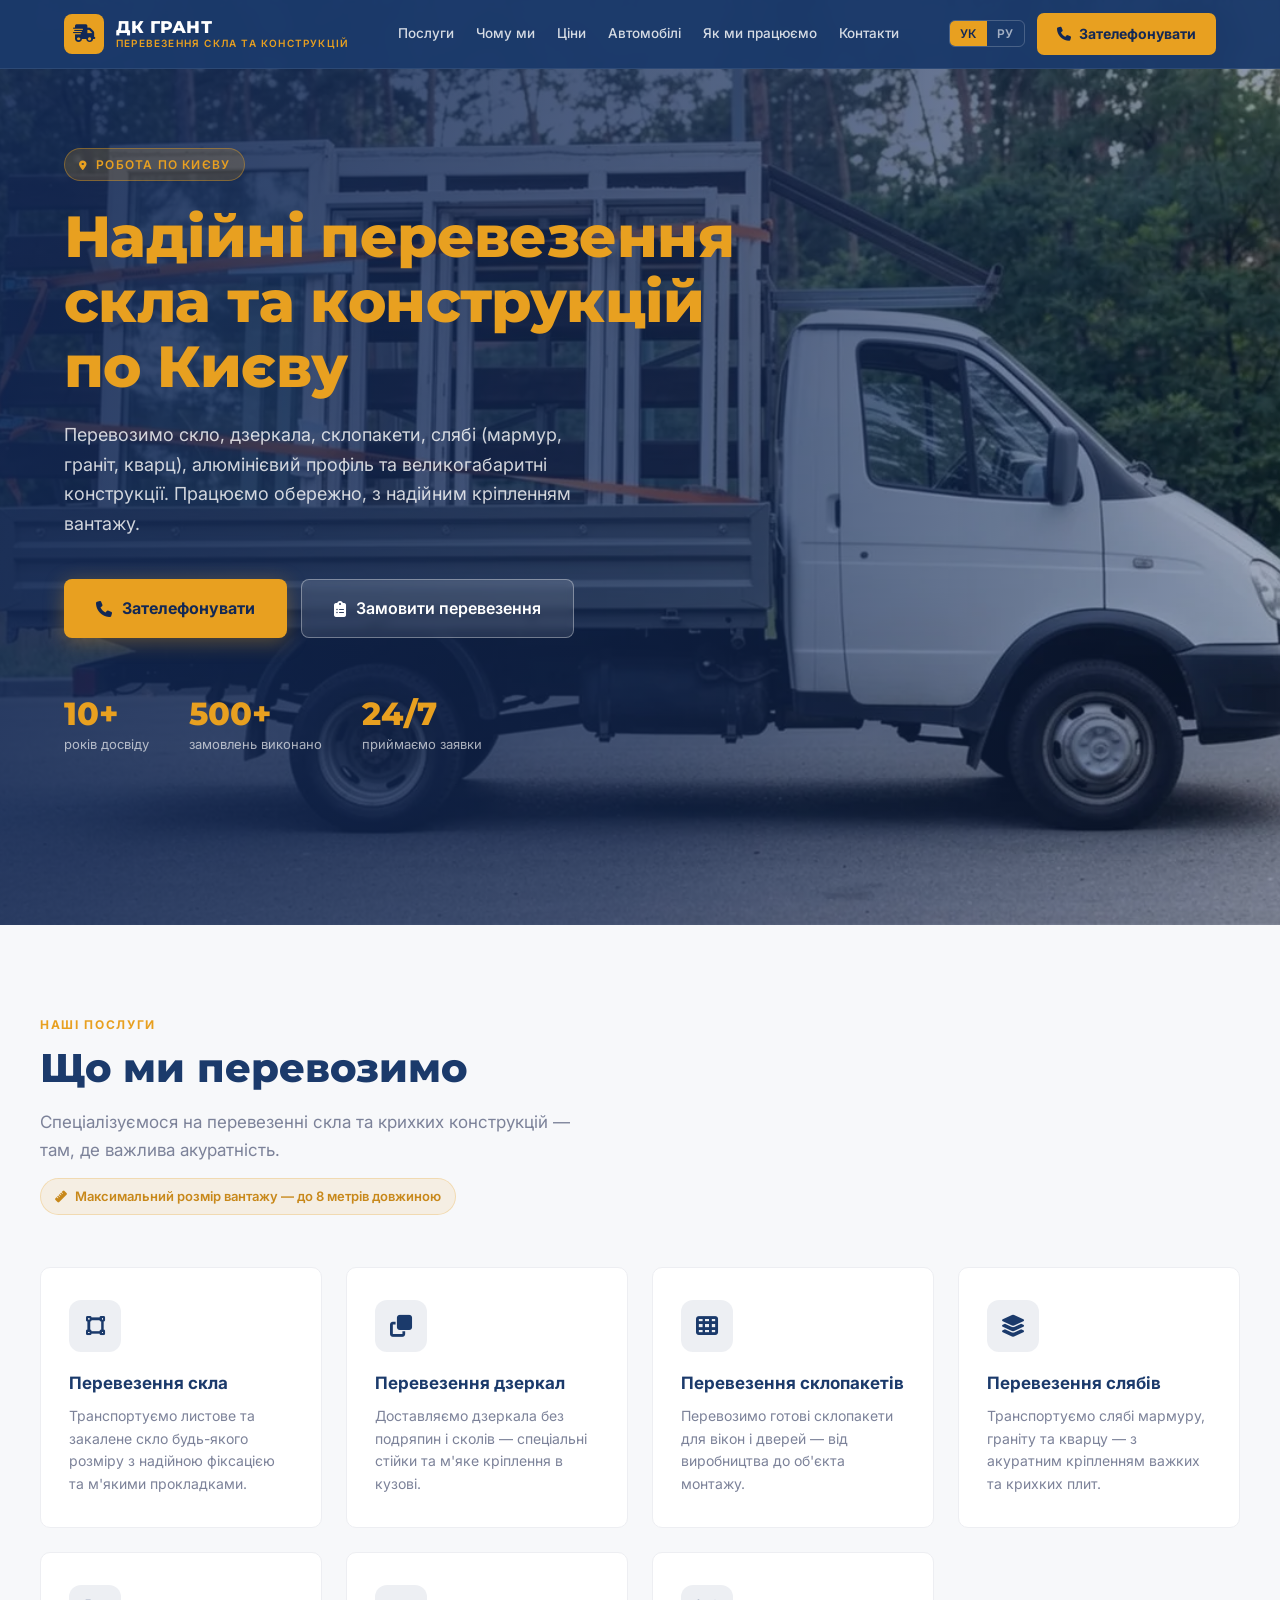
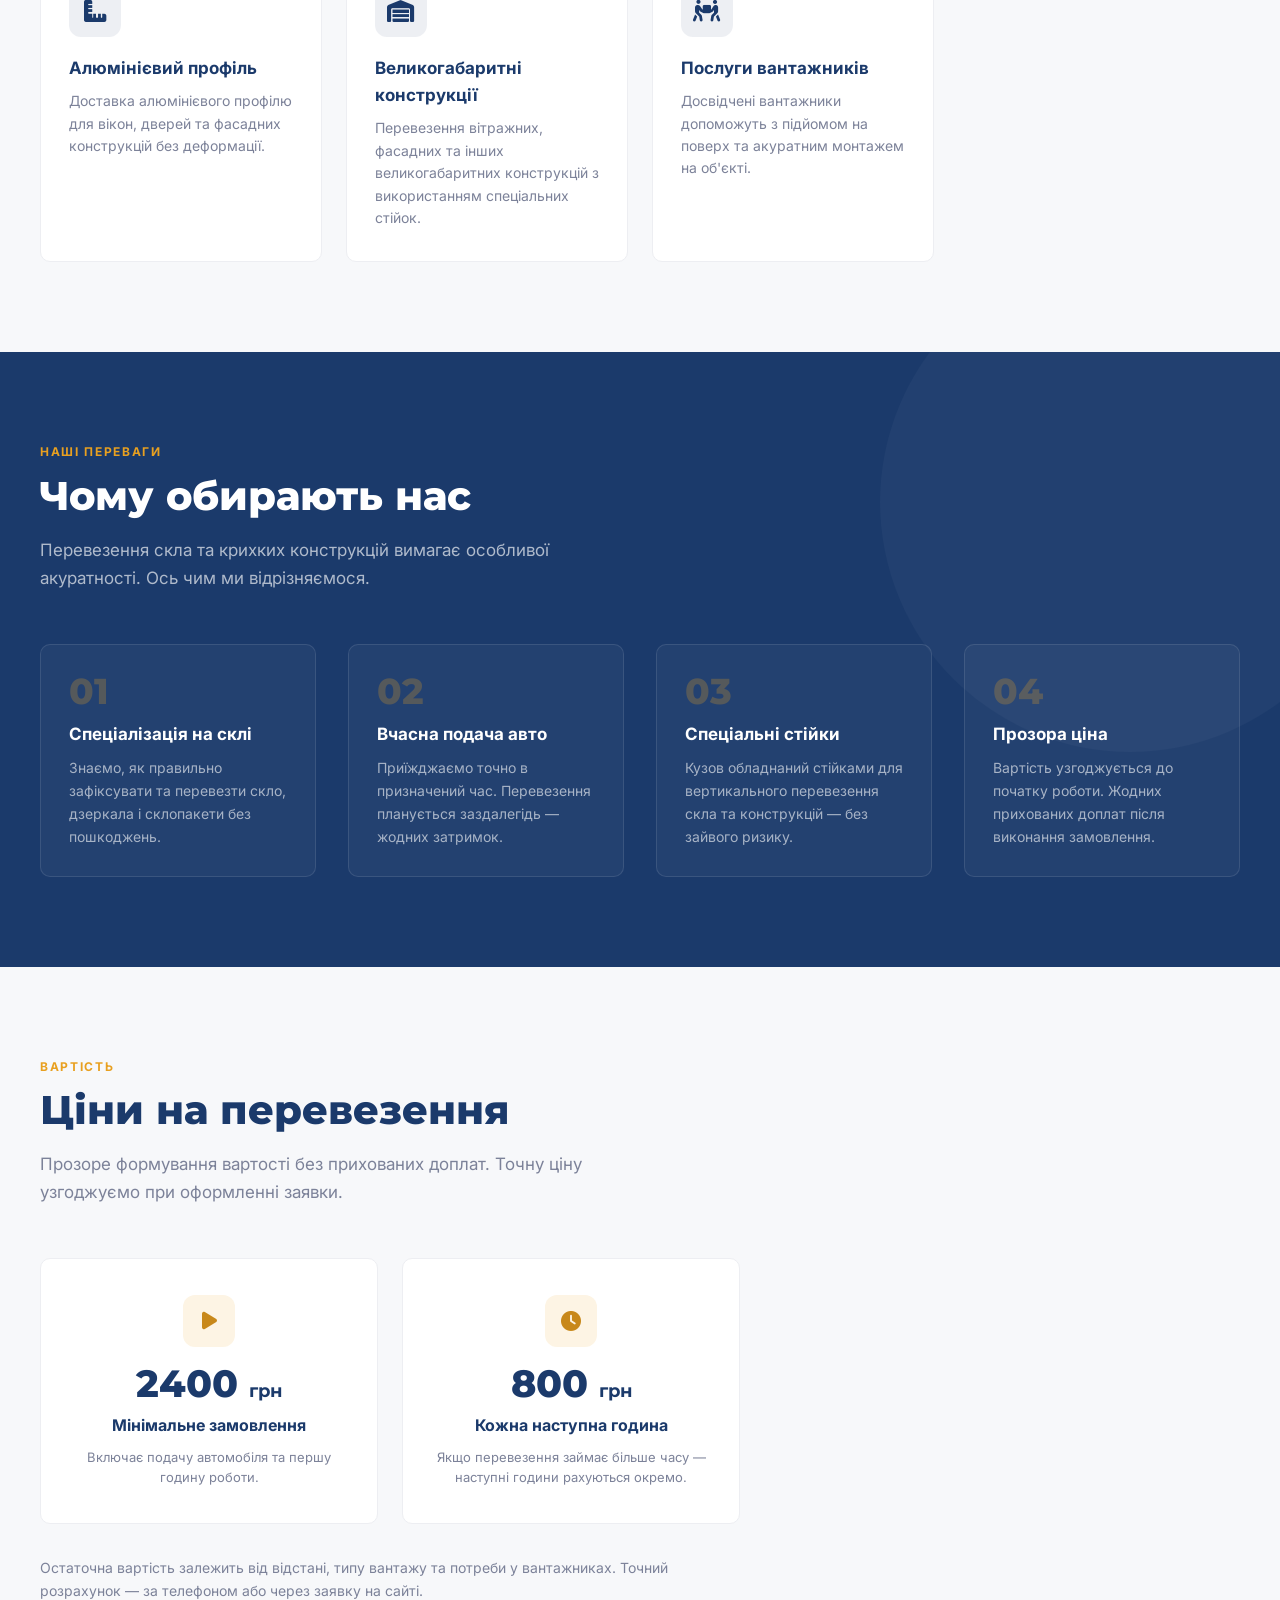
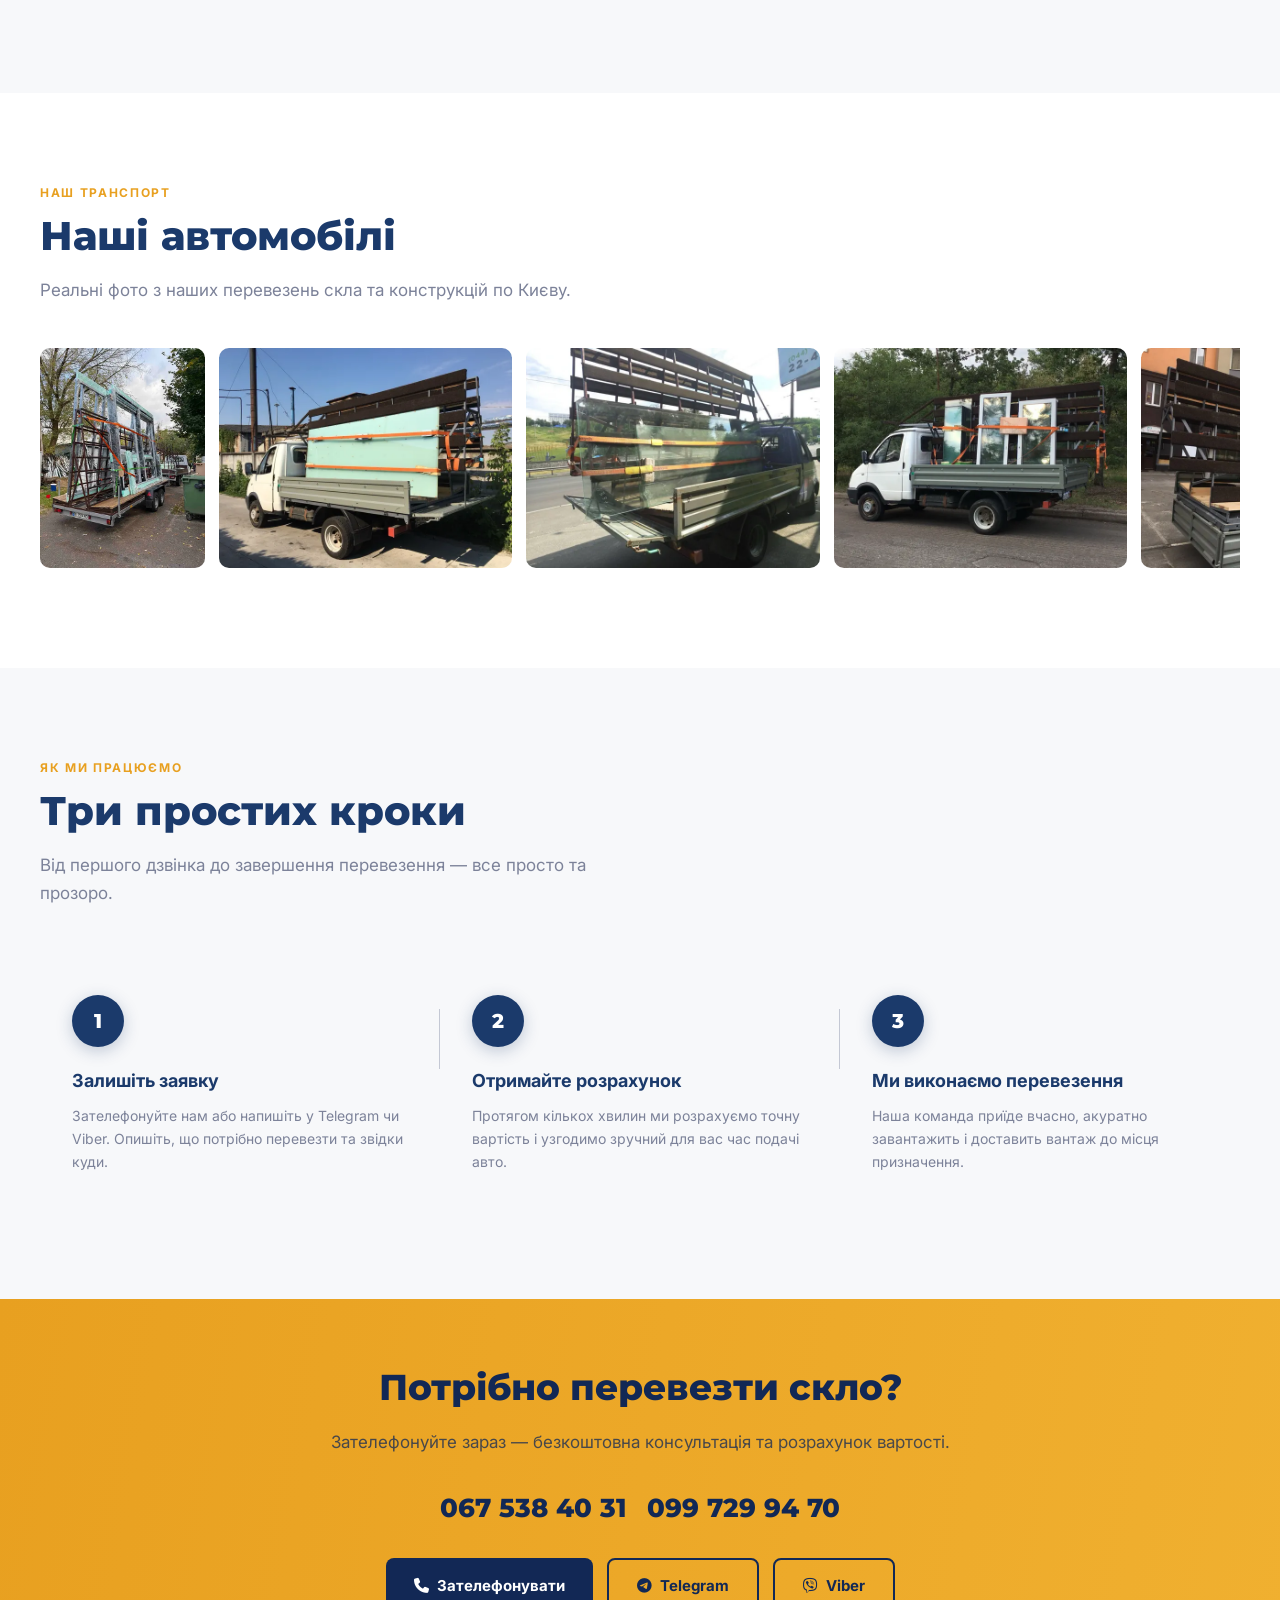
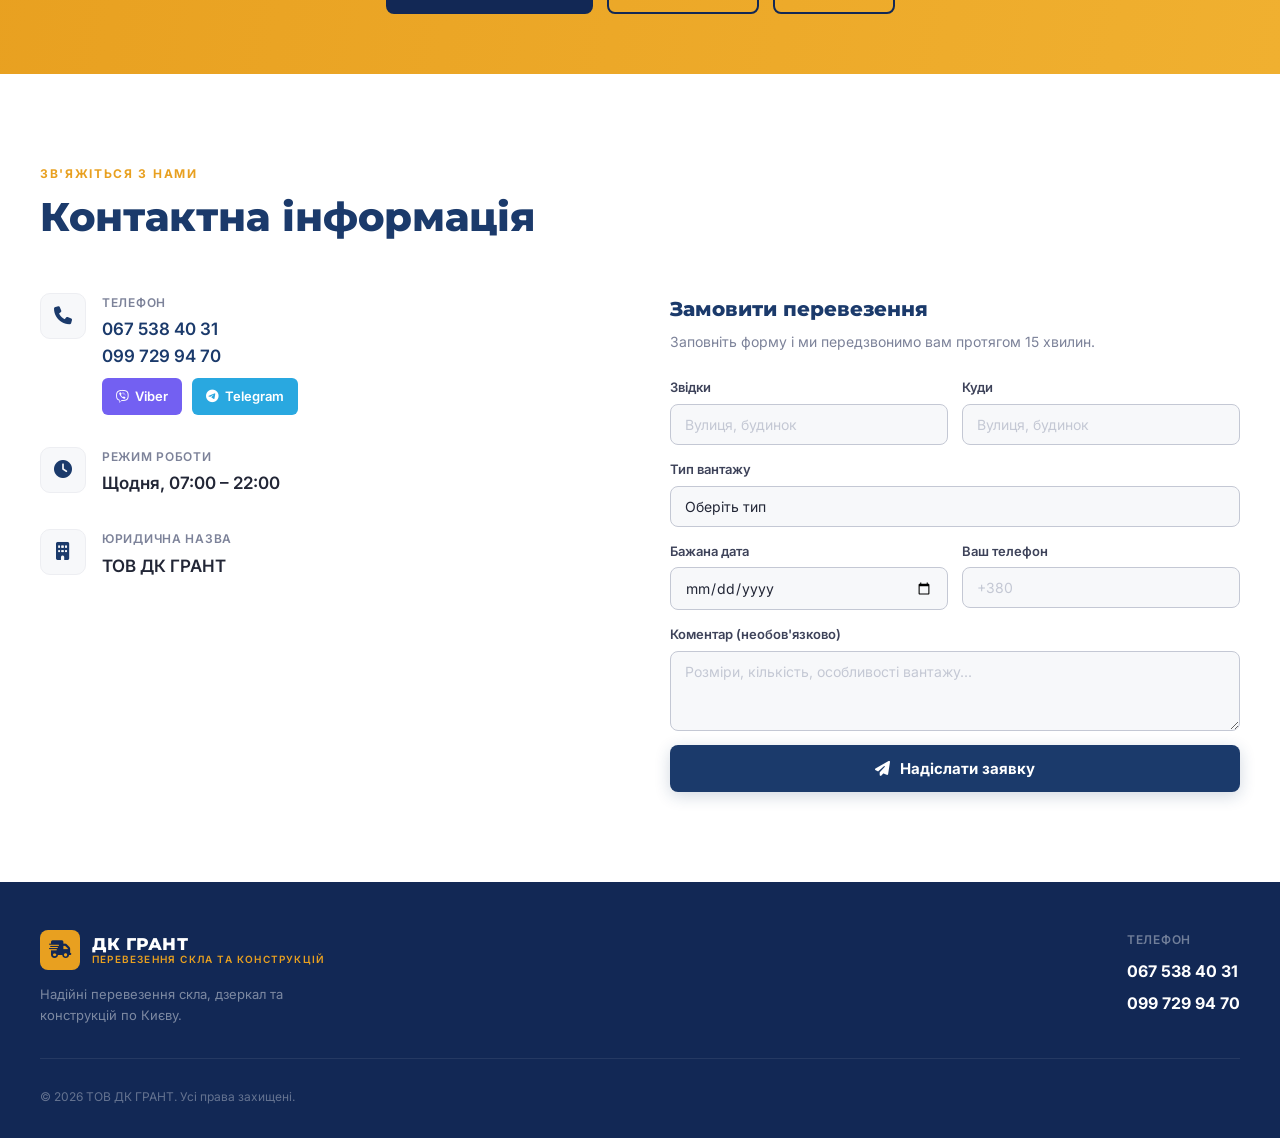
<file: index.html>
<!DOCTYPE html>
<html lang="uk">
<head>
  <meta charset="UTF-8">
  <meta name="viewport" content="width=device-width, initial-scale=1.0, maximum-scale=1.0, user-scalable=no">

  <!-- SEO -->
  <title id="page-title">ДК ГРАНТ — Перевезення скла та склоконструкцій по Києву</title>
  <meta id="meta-desc" name="description"
        content="Перевезення скла, дзеркал, склопакетів, алюмінієвого профілю та великогабаритних конструкцій у Києві. Послуги вантажників. Телефон: 067 538 40 31">
  <meta name="robots" content="index, follow">
  <meta property="og:title"       content="ДК ГРАНТ — Перевезення скла та склоконструкцій">
  <meta property="og:description" content="Перевезення скла, дзеркал, склопакетів по Києву. Телефон: 067 538 40 31">
  <meta property="og:type"        content="website">

  <!-- Favicons -->
  <link rel="icon" href="favicon.ico" sizes="any">
  <link rel="icon" type="image/png" sizes="32x32" href="img/favicon-32x32.png">
  <link rel="apple-touch-icon" sizes="180x180" href="img/apple-touch-icon.png">
  <link rel="icon" type="image/png" sizes="192x192" href="img/icon-192.png">
  <meta name="theme-color" content="#1B3A6B">

  <!-- Fonts -->
  <link rel="preconnect" href="https://fonts.googleapis.com">
  <link rel="preconnect" href="https://fonts.gstatic.com" crossorigin>
  <link href="https://fonts.googleapis.com/css2?family=Inter:wght@400;500;600;700&family=Montserrat:wght@700;800&display=swap" rel="stylesheet">

  <!-- Icons -->
  <link rel="stylesheet"
        href="https://cdnjs.cloudflare.com/ajax/libs/font-awesome/6.5.0/css/all.min.css">

  <!-- Styles -->
  <link rel="stylesheet" href="css/style.css">
</head>
<body>

<!-- ═══════════════════════════════════════ HEADER ══════════ -->
<header id="site-header">
  <div class="header-inner">

    <a href="#" class="logo">
      <div class="logo-icon"><i class="fa-solid fa-truck-fast"></i></div>
      <div class="logo-text">
        <div class="logo-name">ДК ГРАНТ</div>
        <div class="logo-sub"
             data-uk="Перевезення скла та конструкцій"
             data-ru="Перевозка стекла и конструкций">Перевезення скла та конструкцій</div>
      </div>
    </a>

    <nav>
      <a href="#services" data-uk="Послуги"        data-ru="Услуги">Послуги</a>
      <a href="#why"      data-uk="Чому ми"        data-ru="Почему мы">Чому ми</a>
      <a href="#pricing"  data-uk="Ціни"           data-ru="Цены">Ціни</a>
      <a href="#fleet"    data-uk="Автомобілі"     data-ru="Автомобили">Автомобілі</a>
      <a href="#how"      data-uk="Як ми працюємо" data-ru="Как мы работаем">Як ми працюємо</a>
      <a href="#contacts" data-uk="Контакти"       data-ru="Контакты">Контакти</a>
    </nav>

    <div class="header-right">
      <div class="lang-switcher">
        <button class="lang-btn active" onclick="setLang('uk')">УК</button>
        <button class="lang-btn"        onclick="setLang('ru')">РУ</button>
      </div>
      <a href="tel:+380675384031" class="btn-call-header">
        <i class="fa-solid fa-phone"></i>
        <span data-uk="Зателефонувати" data-ru="Позвонить">Зателефонувати</span>
      </a>
      <button class="burger" id="burger" aria-label="Меню">
        <span></span><span></span><span></span>
      </button>
    </div>

  </div>
</header>

<div class="mobile-nav" id="mobile-nav">
  <a href="#services" data-uk="Послуги"        data-ru="Услуги">Послуги</a>
  <a href="#why"      data-uk="Чому ми"        data-ru="Почему мы">Чому ми</a>
  <a href="#pricing"  data-uk="Ціни"           data-ru="Цены">Ціни</a>
  <a href="#fleet"    data-uk="Автомобілі"     data-ru="Автомобили">Автомобілі</a>
  <a href="#how"      data-uk="Як ми працюємо" data-ru="Как мы работаем">Як ми працюємо</a>
  <a href="#contacts" data-uk="Контакти"       data-ru="Контакты">Контакти</a>
</div>

<main>

<!-- ═══════════════════════════════════════ HERO ════════════ -->
<section class="hero" aria-label="Головний екран">
  <div class="hero-bg" role="img"
       aria-label="Вантажний автомобіль ДК ГРАНТ перевозить скло та віконні конструкції"></div>
  <div class="hero-overlay"></div>

  <div class="hero-inner">
    <div class="hero-badge fade-up">
      <i class="fa-solid fa-location-dot"></i>
      <span data-uk="Робота по Києву" data-ru="Работа по Киеву">Робота по Києву</span>
    </div>

    <h1 class="hero-title fade-up">
      <span data-uk="Надійні перевезення "
            data-ru="Надёжные перевозки ">Надійні перевезення </span><span
            data-uk="скла та конструкцій по Києву"
            data-ru="стекла и конструкций по Киеву">скла та конструкцій по Києву</span>
    </h1>

    <p class="hero-desc fade-up"
       data-uk="Перевозимо скло, дзеркала, склопакети, слябі (мармур, граніт, кварц), алюмінієвий профіль та великогабаритні конструкції. Працюємо обережно, з надійним кріпленням вантажу."
       data-ru="Перевозим стекло, зеркала, стеклопакеты, слябы (мрамор, гранит, кварц), алюминиевый профиль и крупногабаритные конструкции. Работаем аккуратно, с надёжным креплением груза.">
      Перевозимо скло, дзеркала, склопакети, слябі (мармур, граніт, кварц), алюмінієвий профіль та великогабаритні конструкції. Працюємо обережно, з надійним кріпленням вантажу.
    </p>

    <div class="hero-actions fade-up">
      <a href="tel:+380675384031" class="btn-primary">
        <i class="fa-solid fa-phone"></i>
        <span data-uk="Зателефонувати" data-ru="Позвонить">Зателефонувати</span>
      </a>
      <a href="#contacts" class="btn-secondary">
        <i class="fa-solid fa-clipboard-list"></i>
        <span data-uk="Замовити перевезення" data-ru="Заказать перевозку">Замовити перевезення</span>
      </a>
    </div>

    <div class="hero-stats fade-up">
      <div class="stat">
        <div class="stat-num"
             data-counter="10"
             data-suffix="+">10+</div>
        <div class="stat-label"
             data-uk="років досвіду"
             data-ru="лет опыта">років досвіду</div>
      </div>
      <div class="stat">
        <div class="stat-num"
             data-counter="500"
             data-suffix="+">500+</div>
        <div class="stat-label"
             data-uk="замовлень виконано"
             data-ru="заказов выполнено">замовлень виконано</div>
      </div>
      <div class="stat">
        <div class="stat-num">24/7</div>
        <div class="stat-label"
             data-uk="приймаємо заявки"
             data-ru="принимаем заявки">приймаємо заявки</div>
      </div>
    </div>
  </div>
</section>

<!-- ═══════════════════════════════════════ SERVICES ════════ -->
<section id="services" aria-labelledby="services-title">
  <div class="container">
    <div class="fade-up">
      <div class="section-label"
           data-uk="Наші послуги" data-ru="Наши услуги">Наші послуги</div>
      <h2 class="section-title" id="services-title"
          data-uk="Що ми перевозимо" data-ru="Что мы перевозим">Що ми перевозимо</h2>
      <p class="section-sub"
         data-uk="Спеціалізуємося на перевезенні скла та крихких конструкцій — там, де важлива акуратність."
         data-ru="Специализируемся на перевозке стекла и хрупких конструкций — там, где важна аккуратность.">
        Спеціалізуємося на перевезенні скла та крихких конструкцій — там, де важлива акуратність.
      </p>
      <div class="size-note">
        <i class="fa-solid fa-ruler"></i>
        <span data-uk="Максимальний розмір вантажу — до 8 метрів довжиною"
              data-ru="Максимальный размер груза — до 8 метров длиной">Максимальний розмір вантажу — до 8 метрів довжиною</span>
      </div>
    </div>

    <div class="services-grid">

      <div class="service-card fade-up">
        <div class="service-icon"><i class="fa-solid fa-vector-square"></i></div>
        <div class="service-title"
             data-uk="Перевезення скла" data-ru="Перевозка стекла">Перевезення скла</div>
        <div class="service-desc"
             data-uk="Транспортуємо листове та закалене скло будь-якого розміру з надійною фіксацією та м'якими прокладками."
             data-ru="Транспортируем листовое и закалённое стекло любого размера с надёжной фиксацией и мягкими прокладками.">
          Транспортуємо листове та закалене скло будь-якого розміру з надійною фіксацією та м'якими прокладками.
        </div>
      </div>

      <div class="service-card fade-up">
        <div class="service-icon"><i class="fa-solid fa-clone"></i></div>
        <div class="service-title"
             data-uk="Перевезення дзеркал" data-ru="Перевозка зеркал">Перевезення дзеркал</div>
        <div class="service-desc"
             data-uk="Доставляємо дзеркала без подряпин і сколів — спеціальні стійки та м'яке кріплення в кузові."
             data-ru="Доставляем зеркала без царапин и сколов — специальные стойки и мягкое крепление в кузове.">
          Доставляємо дзеркала без подряпин і сколів — спеціальні стійки та м'яке кріплення в кузові.
        </div>
      </div>

      <div class="service-card fade-up">
        <div class="service-icon"><i class="fa-solid fa-table-cells"></i></div>
        <div class="service-title"
             data-uk="Перевезення склопакетів" data-ru="Перевозка стеклопакетов">Перевезення склопакетів</div>
        <div class="service-desc"
             data-uk="Перевозимо готові склопакети для вікон і дверей — від виробництва до об'єкта монтажу."
             data-ru="Перевозим готовые стеклопакеты для окон и дверей — от производства до объекта монтажа.">
          Перевозимо готові склопакети для вікон і дверей — від виробництва до об'єкта монтажу.
        </div>
      </div>

      <div class="service-card fade-up">
        <div class="service-icon"><i class="fa-solid fa-layer-group"></i></div>
        <div class="service-title"
             data-uk="Перевезення слябів" data-ru="Перевозка слябов">Перевезення слябів</div>
        <div class="service-desc"
             data-uk="Транспортуємо слябі мармуру, граніту та кварцу — з акуратним кріпленням важких та крихких плит."
             data-ru="Транспортируем слябы мрамора, гранита и кварца — с аккуратным креплением тяжёлых и хрупких плит.">
          Транспортуємо слябі мармуру, граніту та кварцу — з акуратним кріпленням важких та крихких плит.
        </div>
      </div>

      <div class="service-card fade-up">
        <div class="service-icon"><i class="fa-solid fa-ruler-combined"></i></div>
        <div class="service-title"
             data-uk="Алюмінієвий профіль" data-ru="Алюминиевый профиль">Алюмінієвий профіль</div>
        <div class="service-desc"
             data-uk="Доставка алюмінієвого профілю для вікон, дверей та фасадних конструкцій без деформації."
             data-ru="Доставка алюминиевого профиля для окон, дверей и фасадных конструкций без деформации.">
          Доставка алюмінієвого профілю для вікон, дверей та фасадних конструкцій без деформації.
        </div>
      </div>

      <div class="service-card fade-up">
        <div class="service-icon"><i class="fa-solid fa-warehouse"></i></div>
        <div class="service-title"
             data-uk="Великогабаритні конструкції" data-ru="Крупногабаритные конструкции">Великогабаритні конструкції</div>
        <div class="service-desc"
             data-uk="Перевезення вітражних, фасадних та інших великогабаритних конструкцій з використанням спеціальних стійок."
             data-ru="Перевозка витражных, фасадных и других крупногабаритных конструкций с использованием специальных стоек.">
          Перевезення вітражних, фасадних та інших великогабаритних конструкцій з використанням спеціальних стійок.
        </div>
      </div>

      <div class="service-card fade-up">
        <div class="service-icon"><i class="fa-solid fa-people-carry-box"></i></div>
        <div class="service-title"
             data-uk="Послуги вантажників" data-ru="Услуги грузчиков">Послуги вантажників</div>
        <div class="service-desc"
             data-uk="Досвідчені вантажники допоможуть з підйомом на поверх та акуратним монтажем на об'єкті."
             data-ru="Опытные грузчики помогут с подъёмом на этаж и аккуратным монтажом на объекте.">
          Досвідчені вантажники допоможуть з підйомом на поверх та акуратним монтажем на об'єкті.
        </div>
      </div>

    </div>
  </div>
</section>

<!-- ═══════════════════════════════════════ WHY US ══════════ -->
<section id="why" aria-labelledby="why-title">
  <div class="container">
    <div class="fade-up">
      <div class="section-label"
           data-uk="Наші переваги" data-ru="Наши преимущества">Наші переваги</div>
      <h2 class="section-title" id="why-title"
          data-uk="Чому обирають нас" data-ru="Почему выбирают нас">Чому обирають нас</h2>
      <p class="section-sub"
         data-uk="Перевезення скла та крихких конструкцій вимагає особливої акуратності. Ось чим ми відрізняємося."
         data-ru="Перевозка стекла и хрупких конструкций требует особой аккуратности. Вот чем мы отличаемся.">
        Перевезення скла та крихких конструкцій вимагає особливої акуратності. Ось чим ми відрізняємося.
      </p>
    </div>
    <div class="why-grid">

      <div class="why-card fade-up">
        <div class="why-num">01</div>
        <div class="why-title"
             data-uk="Спеціалізація на склі" data-ru="Специализация на стекле">Спеціалізація на склі</div>
        <div class="why-desc"
             data-uk="Знаємо, як правильно зафіксувати та перевезти скло, дзеркала і склопакети без пошкоджень."
             data-ru="Знаем, как правильно зафиксировать и перевезти стекло, зеркала и стеклопакеты без повреждений.">
          Знаємо, як правильно зафіксувати та перевезти скло, дзеркала і склопакети без пошкоджень.
        </div>
      </div>

      <div class="why-card fade-up">
        <div class="why-num">02</div>
        <div class="why-title"
             data-uk="Вчасна подача авто" data-ru="Своевременная подача авто">Вчасна подача авто</div>
        <div class="why-desc"
             data-uk="Приїжджаємо точно в призначений час. Перевезення планується заздалегідь — жодних затримок."
             data-ru="Приезжаем точно в назначенное время. Перевозка планируется заранее — никаких задержек.">
          Приїжджаємо точно в призначений час. Перевезення планується заздалегідь — жодних затримок.
        </div>
      </div>

      <div class="why-card fade-up">
        <div class="why-num">03</div>
        <div class="why-title"
             data-uk="Спеціальні стійки" data-ru="Специальные стойки">Спеціальні стійки</div>
        <div class="why-desc"
             data-uk="Кузов обладнаний стійками для вертикального перевезення скла та конструкцій — без зайвого ризику."
             data-ru="Кузов оборудован стойками для вертикальной перевозки стекла и конструкций — без лишнего риска.">
          Кузов обладнаний стійками для вертикального перевезення скла та конструкцій — без зайвого ризику.
        </div>
      </div>

      <div class="why-card fade-up">
        <div class="why-num">04</div>
        <div class="why-title"
             data-uk="Прозора ціна" data-ru="Прозрачная цена">Прозора ціна</div>
        <div class="why-desc"
             data-uk="Вартість узгоджується до початку роботи. Жодних прихованих доплат після виконання замовлення."
             data-ru="Стоимость согласовывается до начала работы. Никаких скрытых доплат после выполнения заказа.">
          Вартість узгоджується до початку роботи. Жодних прихованих доплат після виконання замовлення.
        </div>
      </div>

    </div>
  </div>
</section>

<!-- ═══════════════════════════════════════ PRICING ═════════ -->
<section id="pricing" aria-labelledby="pricing-title">
  <div class="container">
    <div class="fade-up">
      <div class="section-label"
           data-uk="Вартість" data-ru="Стоимость">Вартість</div>
      <h2 class="section-title" id="pricing-title"
          data-uk="Ціни на перевезення" data-ru="Цены на перевозку">Ціни на перевезення</h2>
      <p class="section-sub"
         data-uk="Прозоре формування вартості без прихованих доплат. Точну ціну узгоджуємо при оформленні заявки."
         data-ru="Прозрачное формирование стоимости без скрытых доплат. Точную цену согласовываем при оформлении заявки.">
        Прозоре формування вартості без прихованих доплат. Точну ціну узгоджуємо при оформленні заявки.
      </p>
    </div>

    <div class="pricing-grid">
      <div class="pricing-card fade-up">
        <div class="pricing-icon"><i class="fa-solid fa-play"></i></div>
        <div class="pricing-amount">2400 <span data-uk="грн" data-ru="грн">грн</span></div>
        <div class="pricing-label"
             data-uk="Мінімальне замовлення" data-ru="Минимальный заказ">Мінімальне замовлення</div>
        <div class="pricing-desc"
             data-uk="Включає подачу автомобіля та першу годину роботи."
             data-ru="Включает подачу автомобиля и первый час работы.">
          Включає подачу автомобіля та першу годину роботи.
        </div>
      </div>

      <div class="pricing-card fade-up">
        <div class="pricing-icon"><i class="fa-solid fa-clock"></i></div>
        <div class="pricing-amount">800 <span data-uk="грн" data-ru="грн">грн</span></div>
        <div class="pricing-label"
             data-uk="Кожна наступна година" data-ru="Каждый следующий час">Кожна наступна година</div>
        <div class="pricing-desc"
             data-uk="Якщо перевезення займає більше часу — наступні години рахуються окремо."
             data-ru="Если перевозка занимает больше времени — следующие часы считаются отдельно.">
          Якщо перевезення займає більше часу — наступні години рахуються окремо.
        </div>
      </div>
    </div>

    <p class="pricing-note fade-up"
       data-uk="Остаточна вартість залежить від відстані, типу вантажу та потреби у вантажниках. Точний розрахунок — за телефоном або через заявку на сайті."
       data-ru="Окончательная стоимость зависит от расстояния, типа груза и потребности в грузчиках. Точный расчёт — по телефону или через заявку на сайте.">
      Остаточна вартість залежить від відстані, типу вантажу та потреби у вантажниках. Точний розрахунок — за телефоном або через заявку на сайті.
    </p>
  </div>
</section>

<!-- ═══════════════════════════════════════ FLEET ═══════════ -->
<section id="fleet" aria-labelledby="fleet-title">
  <div class="container">
    <div class="fade-up">
      <div class="section-label"
           data-uk="Наш транспорт" data-ru="Наш транспорт">Наш транспорт</div>
      <h2 class="section-title" id="fleet-title"
          data-uk="Наші автомобілі" data-ru="Наши автомобили">Наші автомобілі</h2>
      <p class="section-sub"
         data-uk="Реальні фото з наших перевезень скла та конструкцій по Києву."
         data-ru="Реальные фото с наших перевозок стекла и конструкций по Киеву.">
        Реальні фото з наших перевезень скла та конструкцій по Києву.
      </p>
    </div>

    <div class="fleet-scroll fade-up">
      <img src="img/fleet/fleet-1.webp"  loading="lazy" alt="Перевезення склопакетів та вікон ДК ГРАНТ" width="480" height="640">
      <img src="img/fleet/fleet-2.webp"  loading="lazy" alt="Перевезення металоконструкцій ДК ГРАНТ" width="640" height="480">
      <img src="img/fleet/fleet-3.webp"  loading="lazy" alt="Газель ДК ГРАНТ з причепом для конструкцій" width="640" height="480">
      <img src="img/fleet/fleet-4.webp"  loading="lazy" alt="Перевезення скла та склопакетів ДК ГРАНТ" width="640" height="480">
      <img src="img/fleet/fleet-5.webp"  loading="lazy" alt="Газель з причепом для великогабаритних конструкцій" width="640" height="480">
      <img src="img/fleet/fleet-6.webp"  loading="lazy" alt="Перевезення великогабаритних металоконструкцій" width="640" height="480">
      <img src="img/fleet/fleet-7.webp"  loading="lazy" alt="Перевезення вікон та склопакетів ДК ГРАНТ" width="640" height="480">
      <img src="img/fleet/fleet-8.webp"  loading="lazy" alt="Перевезення скла ДК ГРАНТ" width="480" height="640">
      <img src="img/fleet/fleet-9.webp"  loading="lazy" alt="Перевезення скляних панелей ДК ГРАНТ" width="640" height="480">
      <img src="img/fleet/fleet-10.webp" loading="lazy" alt="Перевезення скла та конструкцій ДК ГРАНТ" width="480" height="640">
    </div>
  </div>
</section>

<!-- ═══════════════════════════════════════ HOW IT WORKS ════ -->
<section id="how" aria-labelledby="how-title">
  <div class="container">
    <div class="fade-up">
      <div class="section-label"
           data-uk="Як ми працюємо" data-ru="Как мы работаем">Як ми працюємо</div>
      <h2 class="section-title" id="how-title"
          data-uk="Три простих кроки" data-ru="Три простых шага">Три простих кроки</h2>
      <p class="section-sub"
         data-uk="Від першого дзвінка до завершення перевезення — все просто та прозоро."
         data-ru="От первого звонка до завершения перевозки — всё просто и прозрачно.">
        Від першого дзвінка до завершення перевезення — все просто та прозоро.
      </p>
    </div>
    <div class="steps">

      <div class="step fade-up">
        <div class="step-num">1</div>
        <div class="step-title"
             data-uk="Залишіть заявку" data-ru="Оставьте заявку">Залишіть заявку</div>
        <div class="step-desc"
             data-uk="Зателефонуйте нам або напишіть у Telegram чи Viber. Опишіть, що потрібно перевезти та звідки куди."
             data-ru="Позвоните нам или напишите в Telegram или Viber. Опишите, что нужно перевезти и откуда куда.">
          Зателефонуйте нам або напишіть у Telegram чи Viber. Опишіть, що потрібно перевезти та звідки куди.
        </div>
      </div>

      <div class="step fade-up">
        <div class="step-num">2</div>
        <div class="step-title"
             data-uk="Отримайте розрахунок" data-ru="Получите расчёт">Отримайте розрахунок</div>
        <div class="step-desc"
             data-uk="Протягом кількох хвилин ми розрахуємо точну вартість і узгодимо зручний для вас час подачі авто."
             data-ru="В течение нескольких минут мы рассчитаем точную стоимость и согласуем удобное для вас время подачи авто.">
          Протягом кількох хвилин ми розрахуємо точну вартість і узгодимо зручний для вас час подачі авто.
        </div>
      </div>

      <div class="step fade-up">
        <div class="step-num">3</div>
        <div class="step-title"
             data-uk="Ми виконаємо перевезення" data-ru="Мы выполним перевозку">Ми виконаємо перевезення</div>
        <div class="step-desc"
             data-uk="Наша команда приїде вчасно, акуратно завантажить і доставить вантаж до місця призначення."
             data-ru="Наша команда приедет вовремя, аккуратно погрузит и доставит груз до места назначения.">
          Наша команда приїде вчасно, акуратно завантажить і доставить вантаж до місця призначення.
        </div>
      </div>

    </div>
  </div>
</section>

<!-- ═══════════════════════════════════════ CTA BAND ════════ -->
<div class="cta-band">
  <div class="container fade-up">
    <h2 data-uk="Потрібно перевезти скло?" data-ru="Нужно перевезти стекло?">Потрібно перевезти скло?</h2>
    <p  data-uk="Зателефонуйте зараз — безкоштовна консультація та розрахунок вартості."
        data-ru="Позвоните сейчас — бесплатная консультация и расчёт стоимости.">
      Зателефонуйте зараз — безкоштовна консультація та розрахунок вартості.
    </p>
    <div class="cta-phones">
      <a href="tel:+380675384031" class="cta-phone">067 538 40 31</a>
      <a href="tel:+380997299470" class="cta-phone">099 729 94 70</a>
    </div>
    <div class="cta-actions">
      <a href="tel:+380675384031" class="btn-dark">
        <i class="fa-solid fa-phone"></i>
        <span data-uk="Зателефонувати" data-ru="Позвонить">Зателефонувати</span>
      </a>
      <a href="https://t.me/+380675384031" target="_blank" rel="noopener" class="btn-outline-dark">
        <i class="fa-brands fa-telegram"></i> Telegram
      </a>
      <a href="viber://chat?number=%2B380675384031" class="btn-outline-dark">
        <i class="fa-brands fa-viber"></i> Viber
      </a>
    </div>
  </div>
</div>

<!-- ═══════════════════════════════════════ CONTACTS ════════ -->
<section id="contacts" aria-labelledby="contacts-title">
  <div class="container">
    <div class="fade-up">
      <div class="section-label"
           data-uk="Зв'яжіться з нами" data-ru="Свяжитесь с нами">Зв'яжіться з нами</div>
      <h2 class="section-title" id="contacts-title"
          data-uk="Контактна інформація" data-ru="Контактная информация">Контактна інформація</h2>
    </div>

    <div class="contacts-grid">

      <!-- Left: contact info -->
      <div class="fade-up">
        <div class="contact-item">
          <div class="contact-icon"><i class="fa-solid fa-phone"></i></div>
          <div>
            <div class="contact-label"
                 data-uk="Телефон" data-ru="Телефон">Телефон</div>
            <div class="contact-value">
              <a href="tel:+380675384031">067 538 40 31</a><br>
              <a href="tel:+380997299470">099 729 94 70</a>
            </div>
            <div class="messenger-links">
              <a href="viber://chat?number=%2B380675384031"
                 class="msg-btn msg-viber">
                <i class="fa-brands fa-viber"></i> Viber
              </a>
              <a href="https://t.me/+380675384031"
                 target="_blank" rel="noopener"
                 class="msg-btn msg-telegram">
                <i class="fa-brands fa-telegram"></i> Telegram
              </a>
            </div>
          </div>
        </div>

        <div class="contact-item">
          <div class="contact-icon"><i class="fa-solid fa-clock"></i></div>
          <div>
            <div class="contact-label"
                 data-uk="Режим роботи" data-ru="Режим работы">Режим роботи</div>
            <div class="contact-value"
                 data-uk="Щодня, 07:00 – 22:00"
                 data-ru="Ежедневно, 07:00 – 22:00">Щодня, 07:00 – 22:00</div>
          </div>
        </div>

        <div class="contact-item">
          <div class="contact-icon"><i class="fa-solid fa-building"></i></div>
          <div>
            <div class="contact-label"
                 data-uk="Юридична назва" data-ru="Юридическое название">Юридична назва</div>
            <div class="contact-value">ТОВ ДК ГРАНТ</div>
          </div>
        </div>
      </div>

      <!-- Right: order form -->
      <div class="fade-up">
        <div class="order-form">

          <!-- Form -->
          <form id="order-form" novalidate>
            <h3 data-uk="Замовити перевезення"
                data-ru="Заказать перевозку">Замовити перевезення</h3>
            <p class="form-subtitle"
               data-uk="Заповніть форму і ми передзвонимо вам протягом 15 хвилин."
               data-ru="Заполните форму и мы перезвоним вам в течение 15 минут.">
              Заповніть форму і ми передзвонимо вам протягом 15 хвилин.
            </p>

            <!-- Honeypot: приховане поле-пастка для спам-ботів.
                 Людина його не бачить і не заповнює. -->
            <div class="hp-field" aria-hidden="true">
              <label for="website">Website</label>
              <input type="text" id="website" name="website" tabindex="-1" autocomplete="off">
            </div>

            <div class="form-row">
              <div class="form-group">
                <label for="from"
                       data-uk="Звідки" data-ru="Откуда">Звідки</label>
                <input id="from" name="from" type="text"
                       placeholder="Вулиця, будинок" required>
              </div>
              <div class="form-group">
                <label for="to"
                       data-uk="Куди" data-ru="Куда">Куди</label>
                <input id="to" name="to" type="text"
                       placeholder="Вулиця, будинок" required>
              </div>
            </div>

            <div class="form-group">
              <label for="cargo"
                     data-uk="Тип вантажу" data-ru="Тип груза">Тип вантажу</label>
              <select id="cargo" name="cargo" required>
                <option value="" disabled selected
                        data-uk="Оберіть тип" data-ru="Выберите тип">Оберіть тип</option>
                <option value="glass"
                        data-uk="Скло" data-ru="Стекло">Скло</option>
                <option value="mirrors"
                        data-uk="Дзеркала" data-ru="Зеркала">Дзеркала</option>
                <option value="windows"
                        data-uk="Склопакети" data-ru="Стеклопакеты">Склопакети</option>
                <option value="slabs"
                        data-uk="Слябі (мармур, граніт, кварц)" data-ru="Слябы (мрамор, гранит, кварц)">Слябі (мармур, граніт, кварц)</option>
                <option value="aluminum"
                        data-uk="Алюмінієвий профіль" data-ru="Алюминиевый профиль">Алюмінієвий профіль</option>
                <option value="structures"
                        data-uk="Великогабаритні конструкції" data-ru="Крупногабаритные конструкции">Великогабаритні конструкції</option>
                <option value="other"
                        data-uk="Інше" data-ru="Другое">Інше</option>
              </select>
            </div>

            <div class="form-row">
              <div class="form-group">
                <label for="date"
                       data-uk="Бажана дата" data-ru="Желаемая дата">Бажана дата</label>
                <input id="date" name="date" type="date">
              </div>
              <div class="form-group">
                <label for="phone"
                       data-uk="Ваш телефон" data-ru="Ваш телефон">Ваш телефон</label>
                <input id="phone" name="phone" type="tel"
                       placeholder="+380" required>
              </div>
            </div>

            <div class="form-group">
              <label for="comment"
                     data-uk="Коментар (необов'язково)"
                     data-ru="Комментарий (необязательно)">Коментар (необов'язково)</label>
              <textarea id="comment" name="comment"
                        placeholder="Розміри, кількість, особливості вантажу..."></textarea>
            </div>

            <button type="submit" class="form-submit" id="form-submit">
              <i class="fa-solid fa-paper-plane"></i>
              <span data-uk="Надіслати заявку" data-ru="Отправить заявку">Надіслати заявку</span>
            </button>
          </form>

          <!-- Success state -->
          <div class="form-success" id="form-success">
            <i class="fa-solid fa-circle-check"></i>
            <h4 data-uk="Заявку прийнято!" data-ru="Заявка принята!">Заявку прийнято!</h4>
            <p  data-uk="Ми передзвонимо вам протягом 15 хвилин."
                data-ru="Мы перезвоним вам в течение 15 минут.">
              Ми передзвонимо вам протягом 15 хвилин.
            </p>
          </div>

        </div><!-- /.order-form -->
      </div>

    </div><!-- /.contacts-grid -->
  </div>
</section>

</main>

<!-- ═══════════════════════════════════════ FOOTER ══════════ -->
<footer>
  <div class="footer-inner">
    <div class="footer-top">
      <div>
        <a href="#" class="logo">
          <div class="logo-icon"><i class="fa-solid fa-truck-fast"></i></div>
          <div class="logo-text">
            <div class="logo-name">ДК ГРАНТ</div>
            <div class="logo-sub"
                 data-uk="Перевезення скла та конструкцій"
                 data-ru="Перевозка стекла и конструкций">Перевезення скла та конструкцій</div>
          </div>
        </a>
        <p class="footer-tagline"
           data-uk="Надійні перевезення скла, дзеркал та конструкцій по Києву."
           data-ru="Надёжные перевозки стекла, зеркал и конструкций по Киеву.">
          Надійні перевезення скла, дзеркал та конструкцій по Києву.
        </p>
      </div>
      <div class="footer-phones">
        <div class="contact-label"
             style="color:rgba(255,255,255,0.4);margin-bottom:10px;"
             data-uk="Телефон" data-ru="Телефон">Телефон</div>
        <a href="tel:+380675384031">067 538 40 31</a>
        <a href="tel:+380997299470">099 729 94 70</a>
      </div>
    </div>
    <div class="footer-bottom">
      <div class="footer-copy">
        &copy; <span id="year"></span> ТОВ ДК ГРАНТ.
        <span data-uk="Усі права захищені."
              data-ru="Все права защищены.">Усі права захищені.</span>
      </div>
    </div>
  </div>
</footer>

<!-- Scroll-to-top -->
<button id="scroll-top" aria-label="Вгору">
  <i class="fa-solid fa-chevron-up"></i>
</button>

<!-- Scripts -->
<script src="js/main.js"></script>

</body>
</html>
</file>
<file: css/style.css>
/* ============================================================
   ТОВ ДК ГРАНТ — Main Stylesheet
   ============================================================ */

*, *::before, *::after { box-sizing: border-box; margin: 0; padding: 0; }

:root {
  --blue:        #1B3A6B;
  --blue-dark:   #122855;
  --blue-light:  #2952A3;
  --accent:      #E8A020;
  --accent-dark: #c8881a;
  --white:       #ffffff;
  --gray-50:     #F7F8FA;
  --gray-100:    #EDEEF2;
  --gray-300:    #C4C8D4;
  --gray-500:    #7C8299;
  --gray-700:    #3D4259;
  --gray-900:    #1A1D2E;
  --text:        #222636;
  --radius:      10px;
  --shadow:      0 4px 24px rgba(27,58,107,0.10);
  --shadow-lg:   0 8px 40px rgba(27,58,107,0.16);
  --transition:  0.22s ease;
}

html { scroll-behavior: smooth; overflow-x: hidden; }
body {
  font-family: "Inter", sans-serif;
  color: var(--text);
  background: var(--white);
  line-height: 1.6;
  overflow-x: hidden;
  max-width: 100vw;
}

/* ── HEADER ─────────────────────────────────────────────── */
header {
  position: fixed; top: 0; left: 0; right: 0; z-index: 100;
  background: rgba(27,58,107,0.97);
  backdrop-filter: blur(8px);
  border-bottom: 1px solid rgba(255,255,255,0.08);
  transition: box-shadow var(--transition);
}
header.scrolled { box-shadow: 0 2px 20px rgba(0,0,0,0.25); }

.header-inner {
  max-width: 1200px; margin: 0 auto; padding: 0 24px;
  display: flex; align-items: center; justify-content: space-between;
  height: 68px;
}

.logo {
  display: flex; align-items: center; gap: 12px; text-decoration: none;
}
.logo-icon {
  width: 40px; height: 40px; background: var(--accent);
  border-radius: 8px; display: flex; align-items: center; justify-content: center;
}
.logo-icon i { color: var(--blue-dark); font-size: 18px; }
.logo-text { line-height: 1.15; }
.logo-name {
  font-family: "Montserrat", sans-serif; font-weight: 800;
  font-size: 17px; color: var(--white); letter-spacing: 0.03em;
}
.logo-sub {
  font-size: 10px; color: var(--accent);
  letter-spacing: 0.12em; text-transform: uppercase; font-weight: 600;
}

nav { display: flex; gap: 2px; flex-shrink: 0; }
nav a {
  color: rgba(255,255,255,0.82); text-decoration: none;
  font-size: 13.5px; font-weight: 500; padding: 8px 10px;
  border-radius: 6px; white-space: nowrap;
  transition: background var(--transition), color var(--transition);
}
nav a:hover { background: rgba(255,255,255,0.1); color: var(--white); }

.header-right { display: flex; align-items: center; gap: 12px; flex-shrink: 0; }

.lang-switcher {
  display: flex; border: 1px solid rgba(255,255,255,0.2);
  border-radius: 6px; overflow: hidden;
}
.lang-btn {
  background: none; border: none; color: rgba(255,255,255,0.6);
  font-size: 12px; font-weight: 600; padding: 5px 10px; cursor: pointer;
  transition: background var(--transition), color var(--transition);
  font-family: "Inter", sans-serif; letter-spacing: 0.05em;
}
.lang-btn.active { background: var(--accent); color: var(--blue-dark); }
.lang-btn:hover:not(.active) { background: rgba(255,255,255,0.1); color: var(--white); }

.btn-call-header {
  background: var(--accent); color: var(--blue-dark); border: none; cursor: pointer;
  font-family: "Inter", sans-serif; font-weight: 700; font-size: 14px;
  padding: 10px 20px; border-radius: 7px; text-decoration: none;
  display: flex; align-items: center; gap: 8px;
  transition: background var(--transition), transform var(--transition);
}
.btn-call-header:hover { background: var(--accent-dark); transform: translateY(-1px); }

.burger {
  display: none; flex-direction: column; gap: 5px;
  background: none; border: none; cursor: pointer; padding: 6px;
}
.burger span {
  display: block; width: 24px; height: 2px;
  background: var(--white); border-radius: 2px; transition: var(--transition);
}

/* ── MOBILE NAV ──────────────────────────────────────────── */
.mobile-nav {
  display: none; flex-direction: column;
  background: var(--blue-dark); border-top: 1px solid rgba(255,255,255,0.08);
  padding: 16px 24px; position: fixed; top: 68px; left: 0; right: 0; z-index: 99;
}
.mobile-nav.open { display: flex; }
.mobile-nav a {
  color: rgba(255,255,255,0.85); text-decoration: none;
  font-size: 16px; font-weight: 500; padding: 12px 0;
  border-bottom: 1px solid rgba(255,255,255,0.06);
}
.mobile-nav a:hover { color: var(--accent); }

/* ── HERO ────────────────────────────────────────────────── */
.hero {
  position: relative; min-height: 100vh;
  display: flex; align-items: center;
  overflow: hidden; padding-top: 68px;
}
.hero-bg {
  position: absolute; inset: 0;
  background-image: url("../img/hero.webp");
  background-size: cover; background-position: center;
}
.hero-overlay {
  position: absolute; inset: 0;
  background: linear-gradient(105deg,
    rgba(18,40,85,0.90) 0%,
    rgba(18,40,85,0.70) 55%,
    rgba(18,40,85,0.35) 100%);
}
.hero-inner {
  position: relative; z-index: 2;
  max-width: 1200px; margin: 0 auto;
  padding: 80px 24px; width: 100%;
}
.hero-badge {
  display: inline-flex; align-items: center; gap: 8px;
  background: rgba(232,160,32,0.18); border: 1px solid rgba(232,160,32,0.4);
  color: var(--accent); font-size: 12px; font-weight: 600;
  letter-spacing: 0.1em; padding: 6px 14px; border-radius: 20px;
  text-transform: uppercase; margin-bottom: 24px;
}
.hero-badge i { font-size: 10px; }
.hero-title {
  font-family: "Montserrat", sans-serif; font-weight: 800;
  font-size: clamp(32px, 5vw, 58px); color: var(--white);
  line-height: 1.12; max-width: 680px;
  margin-bottom: 20px; letter-spacing: -0.01em;
}
.hero-title span { color: var(--accent); }
.hero-desc {
  font-size: 18px; color: rgba(255,255,255,0.80);
  max-width: 520px; margin-bottom: 40px; line-height: 1.65;
}
.hero-actions { display: flex; gap: 14px; flex-wrap: wrap; }

.hero-stats { display: flex; gap: 40px; margin-top: 60px; flex-wrap: wrap; }
.stat-num {
  font-family: "Montserrat", sans-serif;
  font-size: 32px; font-weight: 800; color: var(--accent); line-height: 1;
}
.stat-label { font-size: 13px; color: rgba(255,255,255,0.65); margin-top: 4px; }

/* ── BUTTONS ─────────────────────────────────────────────── */
.btn-primary {
  background: var(--accent); color: var(--blue-dark);
  font-weight: 700; font-size: 16px; padding: 16px 32px;
  border-radius: 8px; text-decoration: none; border: none; cursor: pointer;
  display: inline-flex; align-items: center; gap: 10px;
  font-family: "Inter", sans-serif;
  transition: background var(--transition), transform var(--transition), box-shadow var(--transition);
  box-shadow: 0 4px 20px rgba(232,160,32,0.35);
}
.btn-primary:hover {
  background: var(--accent-dark); transform: translateY(-2px);
  box-shadow: 0 8px 28px rgba(232,160,32,0.45);
}
.btn-secondary {
  background: rgba(255,255,255,0.10); color: var(--white);
  font-weight: 600; font-size: 16px; padding: 16px 32px;
  border-radius: 8px; text-decoration: none;
  border: 1.5px solid rgba(255,255,255,0.35); cursor: pointer;
  display: inline-flex; align-items: center; gap: 10px;
  font-family: "Inter", sans-serif;
  transition: background var(--transition), border-color var(--transition);
  backdrop-filter: blur(4px);
}
.btn-secondary:hover {
  background: rgba(255,255,255,0.18);
  border-color: rgba(255,255,255,0.6);
}
.btn-dark {
  background: var(--blue-dark); color: var(--white);
  font-weight: 700; font-size: 15px; padding: 14px 28px;
  border-radius: 8px; text-decoration: none; border: none; cursor: pointer;
  display: inline-flex; align-items: center; gap: 8px;
  font-family: "Inter", sans-serif;
  transition: background var(--transition), transform var(--transition);
}
.btn-dark:hover { background: var(--blue); transform: translateY(-2px); }
.btn-outline-dark {
  background: transparent; color: var(--blue-dark);
  font-weight: 700; font-size: 15px; padding: 14px 28px;
  border-radius: 8px; text-decoration: none;
  border: 2px solid var(--blue-dark); cursor: pointer;
  display: inline-flex; align-items: center; gap: 8px;
  font-family: "Inter", sans-serif;
  transition: background var(--transition), transform var(--transition);
}
.btn-outline-dark:hover { background: rgba(18,40,85,0.08); transform: translateY(-2px); }

/* ── SECTIONS ────────────────────────────────────────────── */
section { padding: 90px 24px; }
.container { max-width: 1200px; margin: 0 auto; }
.section-label {
  font-size: 12px; font-weight: 700; letter-spacing: 0.14em;
  text-transform: uppercase; color: var(--accent); margin-bottom: 10px;
}
.section-title {
  font-family: "Montserrat", sans-serif; font-weight: 800;
  font-size: clamp(26px, 3.5vw, 40px); color: var(--blue);
  line-height: 1.2; margin-bottom: 16px;
}
.section-sub {
  font-size: 17px; color: var(--gray-500);
  max-width: 560px; line-height: 1.65;
}

/* Невеликий бейдж з максимальним розміром вантажу — легке виділення */
.size-note {
  display: inline-flex; align-items: center; gap: 8px;
  margin-top: 14px; padding: 7px 14px;
  background: rgba(232,160,32,0.10);
  border: 1px solid rgba(232,160,32,0.25);
  border-radius: 20px;
  font-size: 13px; font-weight: 600; color: var(--accent-dark);
}
.size-note i { font-size: 12px; }

/* ── SERVICES ────────────────────────────────────────────── */
#services { background: var(--gray-50); }
.services-grid {
  display: grid;
  grid-template-columns: repeat(auto-fit, minmax(260px, 1fr));
  gap: 24px; margin-top: 52px;
}
.service-card {
  background: var(--white); border-radius: var(--radius);
  padding: 32px 28px; border: 1px solid var(--gray-100);
  transition: transform var(--transition), box-shadow var(--transition), border-color var(--transition);
  cursor: default;
}
.service-card:hover {
  transform: translateY(-4px);
  box-shadow: var(--shadow-lg); border-color: var(--accent);
}
.service-icon {
  width: 52px; height: 52px; border-radius: 12px;
  background: rgba(27,58,107,0.08);
  display: flex; align-items: center; justify-content: center;
  margin-bottom: 18px; transition: background var(--transition);
}
.service-card:hover .service-icon { background: var(--blue); }
.service-icon i { font-size: 22px; color: var(--blue); transition: color var(--transition); }
.service-card:hover .service-icon i { color: var(--white); }
.service-title { font-weight: 700; font-size: 17px; color: var(--blue); margin-bottom: 8px; }
.service-desc { font-size: 14px; color: var(--gray-500); line-height: 1.6; }

/* ── WHY US ──────────────────────────────────────────────── */
#why { background: var(--blue); position: relative; overflow: hidden; }
#why::before {
  content: ""; position: absolute; right: -100px; top: -100px;
  width: 500px; height: 500px; border-radius: 50%;
  background: rgba(255,255,255,0.03); pointer-events: none;
}
#why .section-title { color: var(--white); }
#why .section-sub  { color: rgba(255,255,255,0.65); }
#why .section-label { color: var(--accent); }

.why-grid {
  display: grid;
  grid-template-columns: repeat(auto-fit, minmax(240px, 1fr));
  gap: 32px; margin-top: 52px;
}
.why-card {
  padding: 28px; border-radius: var(--radius);
  border: 1px solid rgba(255,255,255,0.10);
  background: rgba(255,255,255,0.04);
  transition: background var(--transition), border-color var(--transition);
}
.why-card:hover {
  background: rgba(255,255,255,0.08);
  border-color: rgba(232,160,32,0.4);
}
.why-num {
  font-family: "Montserrat", sans-serif;
  font-size: 36px; font-weight: 800; color: var(--accent);
  opacity: 0.25; line-height: 1; margin-bottom: 12px;
}
.why-title { font-weight: 700; font-size: 17px; color: var(--white); margin-bottom: 8px; }
.why-desc  { font-size: 14px; color: rgba(255,255,255,0.60); line-height: 1.65; }

/* ── PRICING ─────────────────────────────────────────────── */
#pricing { background: var(--gray-50); }
.pricing-grid {
  display: grid;
  grid-template-columns: repeat(auto-fit, minmax(240px, 1fr));
  gap: 24px; margin-top: 52px; max-width: 700px;
}
.pricing-card {
  background: var(--white); border-radius: var(--radius);
  padding: 36px 28px; border: 1px solid var(--gray-100);
  text-align: center;
  transition: transform var(--transition), box-shadow var(--transition), border-color var(--transition);
}
.pricing-card:hover { transform: translateY(-4px); box-shadow: var(--shadow-lg); border-color: var(--accent); }
.pricing-icon {
  width: 52px; height: 52px; border-radius: 12px; background: rgba(232,160,32,0.12);
  display: flex; align-items: center; justify-content: center; margin: 0 auto 18px;
}
.pricing-icon i { font-size: 20px; color: var(--accent-dark); }
.pricing-amount {
  font-family: "Montserrat", sans-serif; font-weight: 800;
  font-size: 38px; color: var(--blue); line-height: 1; margin-bottom: 10px;
}
.pricing-amount span { font-size: 18px; font-weight: 700; }
.pricing-label { font-weight: 700; font-size: 16px; color: var(--blue); margin-bottom: 8px; }
.pricing-desc { font-size: 13px; color: var(--gray-500); line-height: 1.55; }
.pricing-note {
  margin-top: 32px; font-size: 14px; color: var(--gray-500);
  max-width: 700px; line-height: 1.65;
}

/* ── FLEET PHOTO SCROLL ──────────────────────────────────── */
#fleet { background: var(--white); }
.fleet-scroll {
  display: flex; gap: 14px; margin-top: 44px;
  max-width: 100%;
  overflow-x: auto; overflow-y: hidden;
  padding-bottom: 10px;
  -webkit-overflow-scrolling: touch;
  scroll-snap-type: x proximity;
}
.fleet-scroll::-webkit-scrollbar { height: 6px; }
.fleet-scroll::-webkit-scrollbar-track { background: var(--gray-100); border-radius: 3px; }
.fleet-scroll::-webkit-scrollbar-thumb { background: var(--gray-300); border-radius: 3px; }
.fleet-scroll img {
  flex-shrink: 0;
  height: 220px; width: auto; border-radius: var(--radius);
  object-fit: cover; scroll-snap-align: start;
  transition: transform var(--transition);
}
.fleet-scroll img:hover { transform: scale(1.03); }

/* ── HOW IT WORKS ────────────────────────────────────────── */
#how { background: var(--gray-50); }
.steps {
  display: grid;
  grid-template-columns: repeat(auto-fit, minmax(260px, 1fr));
  gap: 0; margin-top: 52px; position: relative;
}
.step {
  display: flex; flex-direction: column; align-items: flex-start;
  padding: 36px 32px; position: relative;
}
.step:not(:last-child)::after {
  content: ""; position: absolute; right: 0; top: 50px;
  width: 1px; height: 60px; background: var(--gray-300);
}
.step-num {
  width: 52px; height: 52px; border-radius: 50%;
  background: var(--blue); color: var(--white);
  font-family: "Montserrat", sans-serif; font-weight: 800; font-size: 20px;
  display: flex; align-items: center; justify-content: center;
  margin-bottom: 20px; flex-shrink: 0;
  box-shadow: 0 4px 16px rgba(27,58,107,0.25);
}
.step-title { font-weight: 700; font-size: 18px; color: var(--blue); margin-bottom: 8px; }
.step-desc  { font-size: 14px; color: var(--gray-500); line-height: 1.65; }

/* ── CTA BAND ────────────────────────────────────────────── */
.cta-band {
  background: linear-gradient(100deg, var(--accent) 0%, #f0b030 100%);
  padding: 60px 24px; text-align: center;
}
.cta-band h2 {
  font-family: "Montserrat", sans-serif; font-weight: 800;
  font-size: clamp(24px, 3vw, 36px); color: var(--blue-dark); margin-bottom: 12px;
}
.cta-band p { font-size: 17px; color: rgba(18,40,85,0.75); margin-bottom: 32px; }
.cta-phones {
  display: flex; gap: 20px; justify-content: center;
  flex-wrap: wrap; margin-bottom: 28px;
}
.cta-phone {
  font-size: 26px; font-weight: 800; color: var(--blue-dark);
  text-decoration: none; font-family: "Montserrat", sans-serif;
  transition: opacity var(--transition);
}
.cta-phone:hover { opacity: 0.75; }
.cta-actions { display: flex; gap: 14px; justify-content: center; flex-wrap: wrap; }

/* ── CONTACTS ────────────────────────────────────────────── */
#contacts { background: var(--white); }
.contacts-grid {
  display: grid; grid-template-columns: 1fr 1fr;
  gap: 60px; margin-top: 52px;
}
.contact-item {
  display: flex; gap: 16px; align-items: flex-start; margin-bottom: 32px;
}
.contact-icon {
  width: 46px; height: 46px; border-radius: 10px;
  background: var(--gray-50); border: 1px solid var(--gray-100);
  display: flex; align-items: center; justify-content: center; flex-shrink: 0;
}
.contact-icon i { color: var(--blue); font-size: 18px; }
.contact-label {
  font-size: 12px; color: var(--gray-500); font-weight: 600;
  letter-spacing: 0.06em; text-transform: uppercase; margin-bottom: 4px;
}
.contact-value { font-size: 17px; font-weight: 600; color: var(--text); }
.contact-value a { color: var(--blue); text-decoration: none; }
.contact-value a:hover { color: var(--accent-dark); }

.messenger-links { display: flex; gap: 10px; margin-top: 8px; }
.msg-btn {
  display: inline-flex; align-items: center; gap: 6px;
  padding: 8px 14px; border-radius: 6px; font-size: 13px; font-weight: 600;
  text-decoration: none; transition: transform var(--transition), opacity var(--transition);
}
.msg-btn:hover { transform: translateY(-2px); opacity: 0.88; }
.msg-viber   { background: #7360F2; color: var(--white); }
.msg-telegram { background: #29A8E0; color: var(--white); }

/* ── ORDER FORM ──────────────────────────────────────────── */
.order-form { background: var(--white); }

/* Honeypot — приховане поле-пастка для спам-ботів */
.hp-field {
  position: absolute;
  left: -9999px;
  top: -9999px;
  height: 0;
  width: 0;
  overflow: hidden;
}
.order-form h3 {
  font-family: "Montserrat", sans-serif; font-weight: 800;
  font-size: 20px; color: var(--blue); margin-bottom: 6px;
}
.order-form .form-subtitle { font-size: 14px; color: var(--gray-500); margin-bottom: 24px; }
.form-row { display: grid; grid-template-columns: 1fr 1fr; gap: 14px; }
.form-group { display: flex; flex-direction: column; gap: 6px; margin-bottom: 14px; }
.form-group label { font-size: 13px; font-weight: 600; color: var(--gray-700); }
.form-group input,
.form-group select,
.form-group textarea {
  border: 1.5px solid var(--gray-300); border-radius: 8px;
  padding: 11px 14px; font-size: 14px; font-family: "Inter", sans-serif;
  color: var(--text); background: var(--gray-50);
  transition: border-color var(--transition), box-shadow var(--transition);
  outline: none; width: 100%;
}
.form-group input:focus,
.form-group select:focus,
.form-group textarea:focus {
  border-color: var(--blue);
  box-shadow: 0 0 0 3px rgba(27,58,107,0.10);
  background: var(--white);
}
.form-group input::placeholder,
.form-group textarea::placeholder { color: var(--gray-300); }
.form-group textarea { resize: vertical; min-height: 80px; }
.form-group select { appearance: none; cursor: pointer; }

.form-submit {
  width: 100%; padding: 14px;
  background: var(--blue); color: var(--white);
  border: none; border-radius: 8px;
  font-family: "Inter", sans-serif; font-weight: 700; font-size: 15px;
  cursor: pointer; display: flex; align-items: center;
  justify-content: center; gap: 10px;
  transition: background var(--transition), transform var(--transition), box-shadow var(--transition);
  box-shadow: 0 4px 16px rgba(27,58,107,0.20);
}
.form-submit:hover {
  background: var(--blue-light); transform: translateY(-1px);
  box-shadow: 0 6px 20px rgba(27,58,107,0.28);
}
.form-submit:disabled { opacity: 0.6; cursor: not-allowed; transform: none; }
.form-submit .spinner {
  width: 16px; height: 16px; border: 2px solid rgba(255,255,255,0.4);
  border-top-color: white; border-radius: 50%; animation: spin 0.7s linear infinite;
}
@keyframes spin { to { transform: rotate(360deg); } }

.form-success { display: none; text-align: center; padding: 32px 20px; }
.form-success i { font-size: 40px; color: #22c55e; display: block; margin-bottom: 12px; }
.form-success h4 { font-size: 18px; font-weight: 700; color: var(--blue); margin-bottom: 8px; }
.form-success p  { font-size: 14px; color: var(--gray-500); }

/* ── SCROLL TO TOP ───────────────────────────────────────── */
#scroll-top {
  position: fixed; bottom: 28px; right: 28px; z-index: 200;
  width: 48px; height: 48px; border-radius: 50%;
  background: var(--blue); color: var(--white);
  border: none; cursor: pointer;
  display: flex; align-items: center; justify-content: center;
  box-shadow: 0 4px 16px rgba(27,58,107,0.35);
  opacity: 0; pointer-events: none;
  transform: translateY(12px);
  transition: opacity 0.25s ease, transform 0.25s ease, background 0.2s ease;
}
#scroll-top.visible { opacity: 1; pointer-events: auto; transform: none; }
#scroll-top:hover { background: var(--accent); }
#scroll-top i { font-size: 16px; }

/* ── FOOTER ──────────────────────────────────────────────── */
footer {
  background: var(--blue-dark); color: rgba(255,255,255,0.65);
  padding: 48px 24px 32px;
}
.footer-inner { max-width: 1200px; margin: 0 auto; }
.footer-top {
  display: flex; justify-content: space-between;
  align-items: flex-start; gap: 40px; flex-wrap: wrap;
  padding-bottom: 32px;
  border-bottom: 1px solid rgba(255,255,255,0.08);
  margin-bottom: 28px;
}
.footer-tagline { font-size: 13px; color: rgba(255,255,255,0.45); max-width: 260px; margin-top: 14px; }
.footer-phones a {
  display: block; color: var(--white); font-weight: 700;
  font-size: 16px; text-decoration: none; margin-bottom: 6px;
}
.footer-phones a:hover { color: var(--accent); }
.footer-bottom {
  display: flex; justify-content: space-between;
  align-items: center; gap: 20px; flex-wrap: wrap;
}
.footer-copy { font-size: 12px; color: rgba(255,255,255,0.35); }

/* ── SCROLL ANIMATION ────────────────────────────────────── */
.fade-up {
  opacity: 0; transform: translateY(28px);
  transition: opacity 0.55s ease, transform 0.55s ease;
}
.fade-up.visible { opacity: 1; transform: none; }

/* ── RESPONSIVE ──────────────────────────────────────────── */
@media (max-width: 1100px) {
  nav { display: none; }
  .burger { display: flex; }
  .contacts-grid { grid-template-columns: 1fr; gap: 40px; }
  .step:not(:last-child)::after { display: none; }
}

@media (max-width: 600px) {
  section { padding: 60px 16px; }
  .hero-inner { padding: 60px 16px; }
  .steps { gap: 16px; }
  .step { padding: 24px 20px; }
  .hero-stats { gap: 28px; }
  .btn-call-header span { display: none; }
  .footer-top { flex-direction: column; }
  .form-row { grid-template-columns: 1fr; }
  #scroll-top { bottom: 20px; right: 16px; }
  .fleet-scroll img { height: 170px; }
}
</file>
